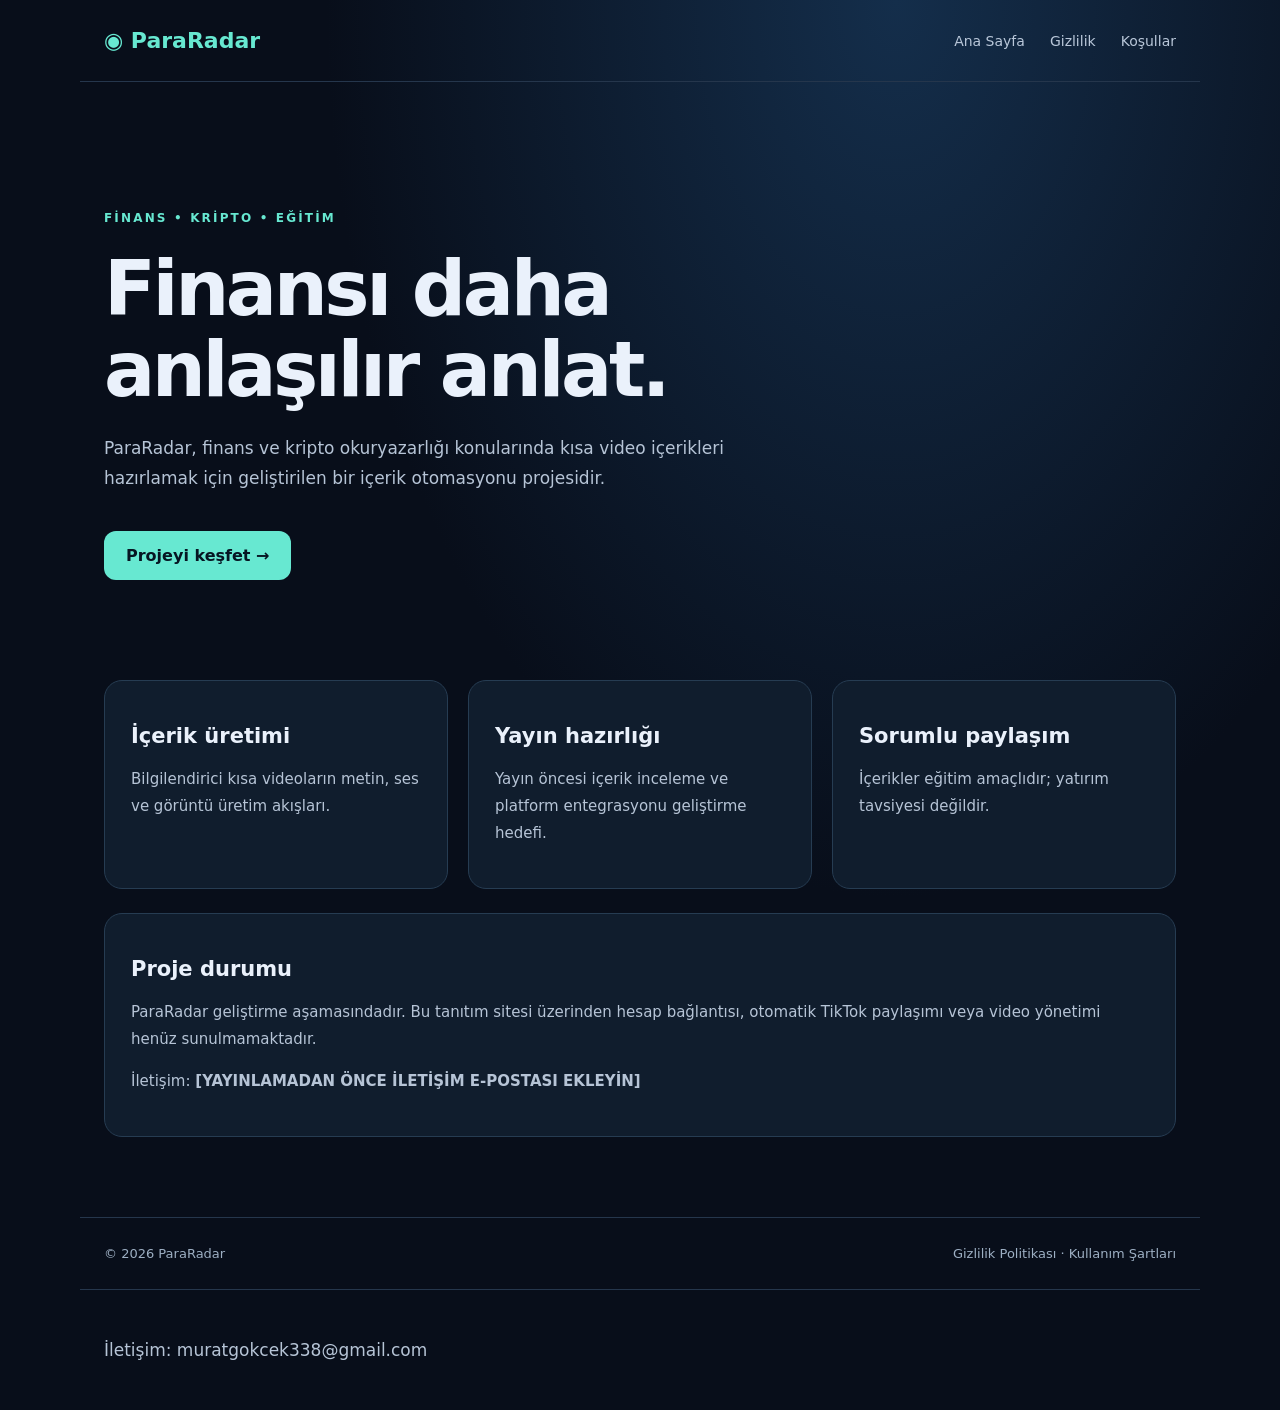
<file: pararadar-web/index.html>
<!doctype html><html lang="tr"><head><meta charset="utf-8"><meta name="viewport" content="width=device-width,initial-scale=1"><meta name="description" content="ParaRadar: finans ve kripto okuryazarlığı için video içerik üretimi projesi."><title>ParaRadar | Finans İçerik Stüdyosu</title><link rel="stylesheet" href="style.css"></head><body><header><a class="brand" href="index.html">◉ ParaRadar</a><nav><a href="index.html">Ana Sayfa</a><a href="privacy.html">Gizlilik</a><a href="terms.html">Koşullar</a></nav></header><main><section class="hero"><span class="eyebrow">FİNANS • KRİPTO • EĞİTİM</span><h1>Finansı daha anlaşılır anlat.</h1><p>ParaRadar, finans ve kripto okuryazarlığı konularında kısa video içerikleri hazırlamak için geliştirilen bir içerik otomasyonu projesidir.</p><a class="btn" href="#about">Projeyi keşfet →</a></section><section id="about" class="grid"><article><h2>İçerik üretimi</h2><p>Bilgilendirici kısa videoların metin, ses ve görüntü üretim akışları.</p></article><article><h2>Yayın hazırlığı</h2><p>Yayın öncesi içerik inceleme ve platform entegrasyonu geliştirme hedefi.</p></article><article><h2>Sorumlu paylaşım</h2><p>İçerikler eğitim amaçlıdır; yatırım tavsiyesi değildir.</p></article></section><section class="note"><h2>Proje durumu</h2><p>ParaRadar geliştirme aşamasındadır. Bu tanıtım sitesi üzerinden hesap bağlantısı, otomatik TikTok paylaşımı veya video yönetimi henüz sunulmamaktadır.</p><p>İletişim: <strong>[YAYINLAMADAN ÖNCE İLETİŞİM E-POSTASI EKLEYİN]</strong></p></section></main><footer><span>© 2026 ParaRadar</span><span><a href="privacy.html">Gizlilik Politikası</a> · <a href="terms.html">Kullanım Şartları</a></span></footer></body></html>
<footer>
  <p>İletişim: <a href="mailto:muratgokcek338@gmail.com">muratgokcek338@gmail.com</a></p>
</footer>
</file>
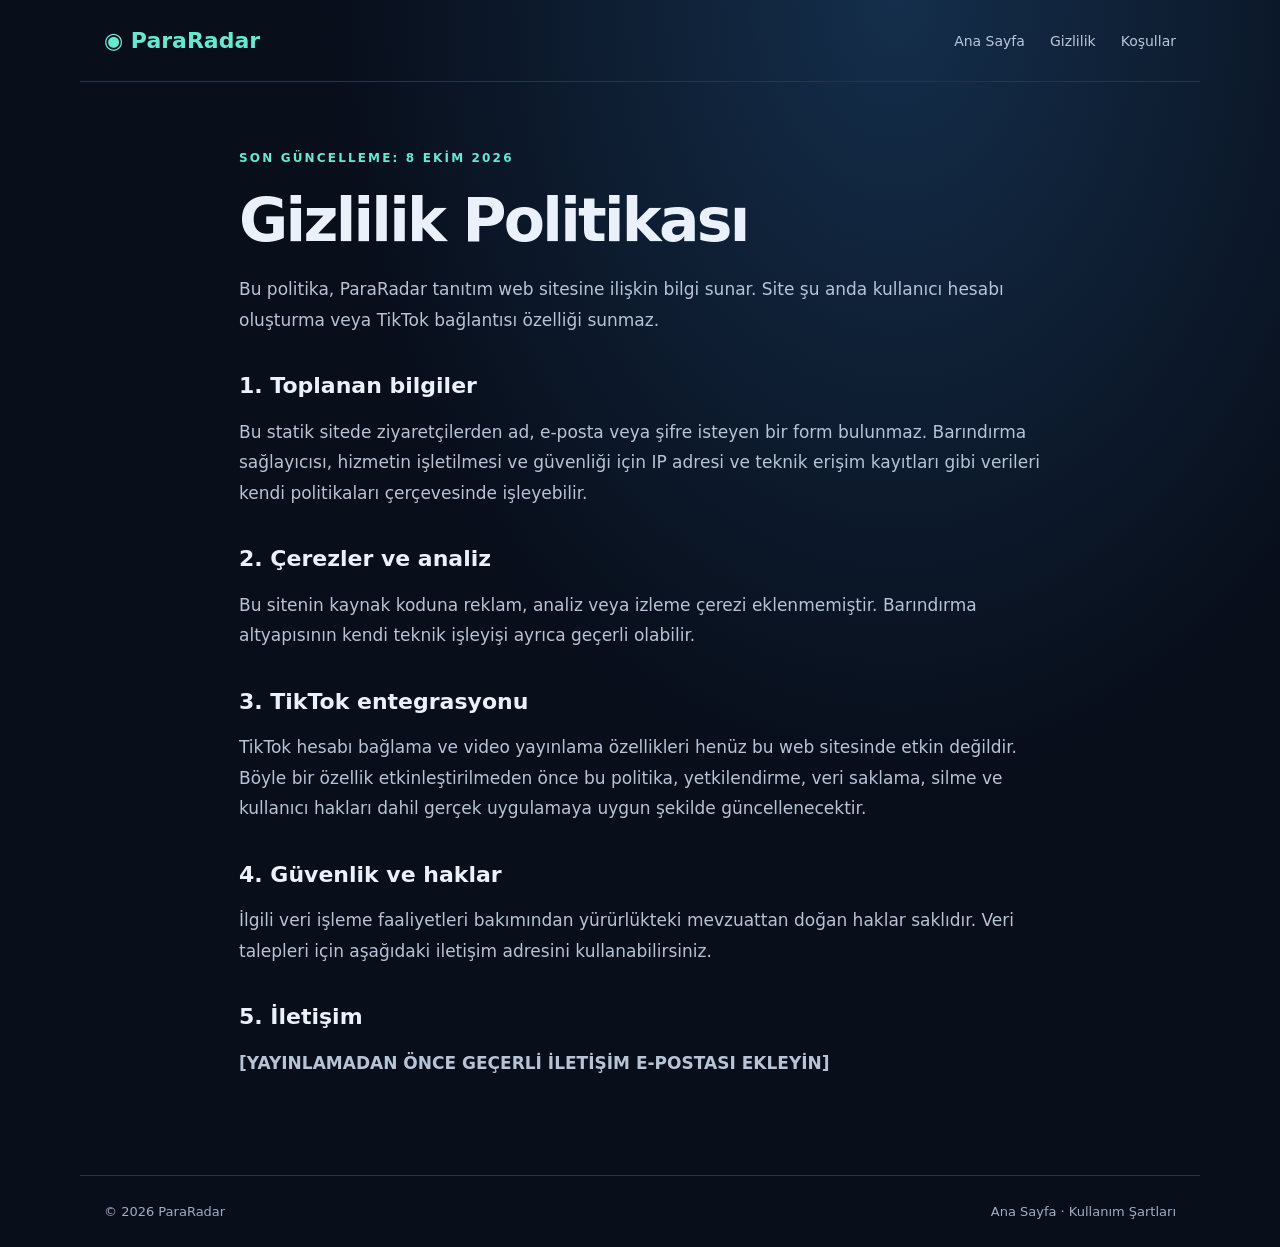
<file: pararadar-web/privacy.html>
<!doctype html><html lang="tr"><head><meta charset="utf-8"><meta name="viewport" content="width=device-width,initial-scale=1"><title>Gizlilik Politikası | ParaRadar</title><link rel="stylesheet" href="style.css"></head><body><header><a class="brand" href="index.html">◉ ParaRadar</a><nav><a href="index.html">Ana Sayfa</a><a href="privacy.html">Gizlilik</a><a href="terms.html">Koşullar</a></nav></header><main class="legal"><span class="eyebrow">SON GÜNCELLEME: 8 EKİM 2026</span><h1>Gizlilik Politikası</h1><p>Bu politika, ParaRadar tanıtım web sitesine ilişkin bilgi sunar. Site şu anda kullanıcı hesabı oluşturma veya TikTok bağlantısı özelliği sunmaz.</p><h2>1. Toplanan bilgiler</h2><p>Bu statik sitede ziyaretçilerden ad, e-posta veya şifre isteyen bir form bulunmaz. Barındırma sağlayıcısı, hizmetin işletilmesi ve güvenliği için IP adresi ve teknik erişim kayıtları gibi verileri kendi politikaları çerçevesinde işleyebilir.</p><h2>2. Çerezler ve analiz</h2><p>Bu sitenin kaynak koduna reklam, analiz veya izleme çerezi eklenmemiştir. Barındırma altyapısının kendi teknik işleyişi ayrıca geçerli olabilir.</p><h2>3. TikTok entegrasyonu</h2><p>TikTok hesabı bağlama ve video yayınlama özellikleri henüz bu web sitesinde etkin değildir. Böyle bir özellik etkinleştirilmeden önce bu politika, yetkilendirme, veri saklama, silme ve kullanıcı hakları dahil gerçek uygulamaya uygun şekilde güncellenecektir.</p><h2>4. Güvenlik ve haklar</h2><p>İlgili veri işleme faaliyetleri bakımından yürürlükteki mevzuattan doğan haklar saklıdır. Veri talepleri için aşağıdaki iletişim adresini kullanabilirsiniz.</p><h2>5. İletişim</h2><p><strong>[YAYINLAMADAN ÖNCE GEÇERLİ İLETİŞİM E-POSTASI EKLEYİN]</strong></p></main><footer><span>© 2026 ParaRadar</span><span><a href="index.html">Ana Sayfa</a> · <a href="terms.html">Kullanım Şartları</a></span></footer></body></html>
</file>
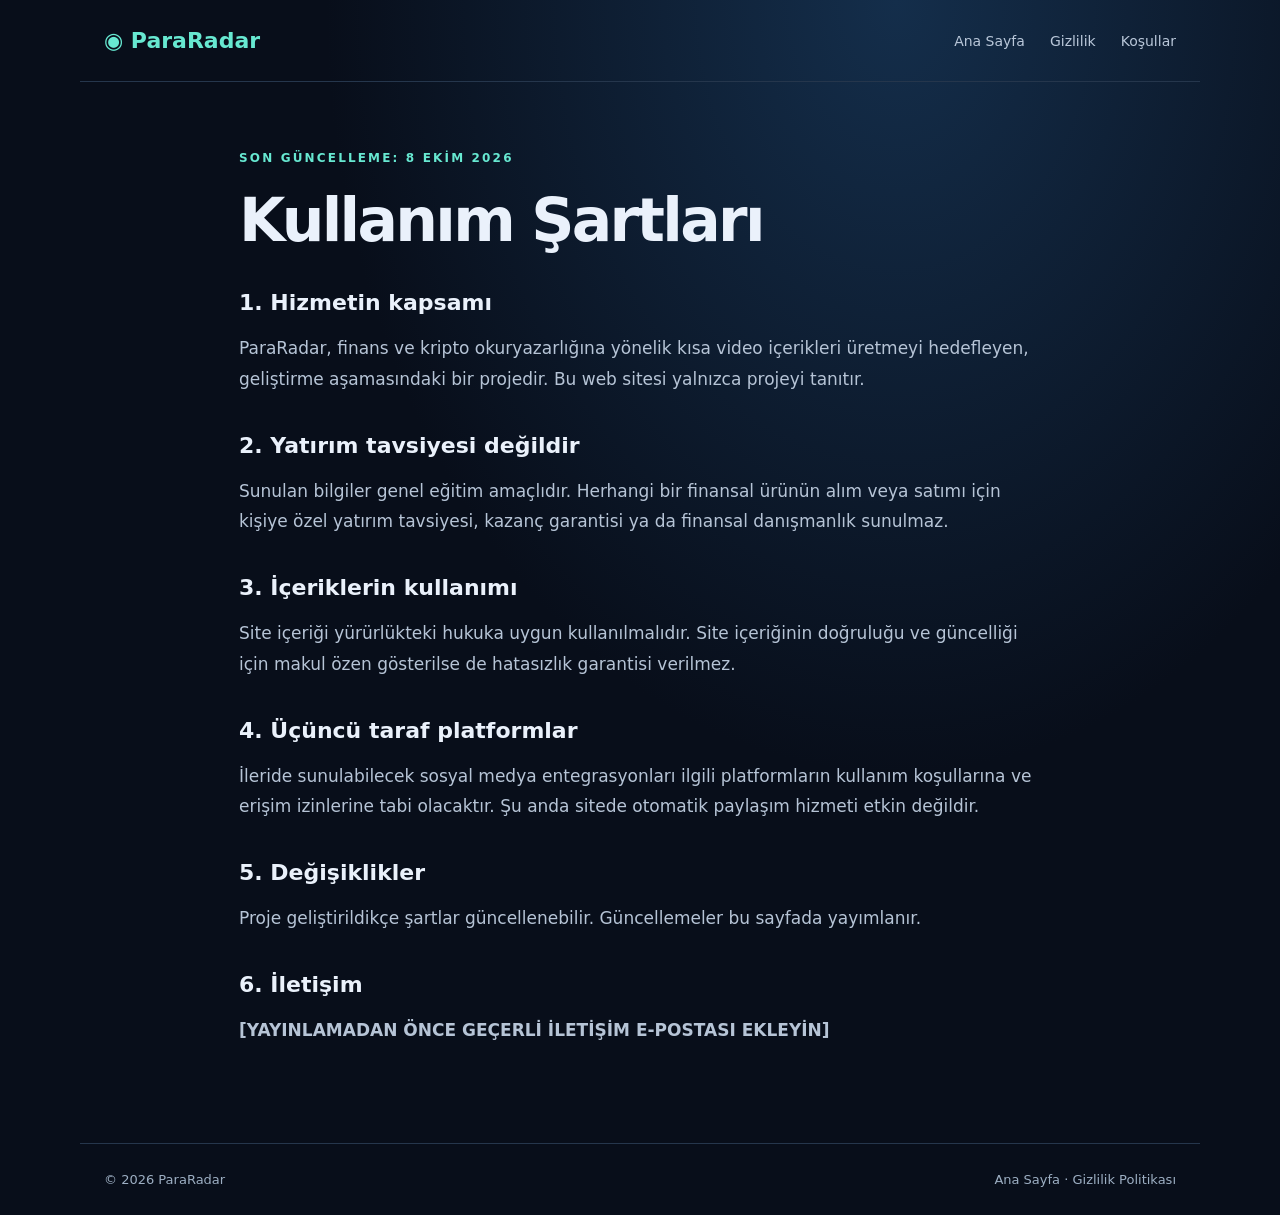
<file: pararadar-web/terms.html>
<!doctype html><html lang="tr"><head><meta charset="utf-8"><meta name="viewport" content="width=device-width,initial-scale=1"><title>Kullanım Şartları | ParaRadar</title><link rel="stylesheet" href="style.css"></head><body><header><a class="brand" href="index.html">◉ ParaRadar</a><nav><a href="index.html">Ana Sayfa</a><a href="privacy.html">Gizlilik</a><a href="terms.html">Koşullar</a></nav></header><main class="legal"><span class="eyebrow">SON GÜNCELLEME: 8 EKİM 2026</span><h1>Kullanım Şartları</h1><h2>1. Hizmetin kapsamı</h2><p>ParaRadar, finans ve kripto okuryazarlığına yönelik kısa video içerikleri üretmeyi hedefleyen, geliştirme aşamasındaki bir projedir. Bu web sitesi yalnızca projeyi tanıtır.</p><h2>2. Yatırım tavsiyesi değildir</h2><p>Sunulan bilgiler genel eğitim amaçlıdır. Herhangi bir finansal ürünün alım veya satımı için kişiye özel yatırım tavsiyesi, kazanç garantisi ya da finansal danışmanlık sunulmaz.</p><h2>3. İçeriklerin kullanımı</h2><p>Site içeriği yürürlükteki hukuka uygun kullanılmalıdır. Site içeriğinin doğruluğu ve güncelliği için makul özen gösterilse de hatasızlık garantisi verilmez.</p><h2>4. Üçüncü taraf platformlar</h2><p>İleride sunulabilecek sosyal medya entegrasyonları ilgili platformların kullanım koşullarına ve erişim izinlerine tabi olacaktır. Şu anda sitede otomatik paylaşım hizmeti etkin değildir.</p><h2>5. Değişiklikler</h2><p>Proje geliştirildikçe şartlar güncellenebilir. Güncellemeler bu sayfada yayımlanır.</p><h2>6. İletişim</h2><p><strong>[YAYINLAMADAN ÖNCE GEÇERLİ İLETİŞİM E-POSTASI EKLEYİN]</strong></p></main><footer><span>© 2026 ParaRadar</span><span><a href="index.html">Ana Sayfa</a> · <a href="privacy.html">Gizlilik Politikası</a></span></footer></body></html>
</file>
<file: pararadar-web/style.css>
:root{color-scheme:dark;font-family:Inter,system-ui,-apple-system,Segoe UI,sans-serif;background:#080e1a;color:#eaf1fb}*{box-sizing:border-box}body{margin:0;background:radial-gradient(ellipse at 70% 0%,#142e4b 0%,#080e1a 45%);min-height:100vh}a{color:inherit;text-decoration:none}header,footer{max-width:1120px;margin:auto;display:flex;align-items:center;justify-content:space-between;padding:28px 24px;gap:24px}header{border-bottom:1px solid #25364c}.brand{font-size:22px;font-weight:800;color:#67e8d1}nav{display:flex;gap:25px;color:#b9c7d9;font-size:14px}nav a:hover,footer a:hover{color:#67e8d1}main{max-width:1120px;margin:auto;padding:30px 24px 80px}.hero{padding:95px 0 100px;max-width:780px}.eyebrow{font-size:12px;letter-spacing:.18em;color:#67e8d1;font-weight:750}h1{font-size:clamp(40px,7vw,76px);line-height:1.07;letter-spacing:-.045em;margin:22px 0}p{color:#b6c4d6;line-height:1.8;font-size:17px}.hero p{max-width:680px}.btn{display:inline-block;margin-top:20px;padding:15px 22px;border-radius:12px;background:#67e8d1;color:#061522;font-weight:750}.grid{display:grid;grid-template-columns:repeat(3,1fr);gap:20px}.grid article,.note{border:1px solid #263c52;border-radius:18px;padding:26px;background:#101d2d}.grid h2,.note h2{font-size:21px}.grid p{font-size:15px}.note{margin-top:24px}.note p{font-size:15px}.legal{max-width:850px;padding-top:65px}.legal h1{font-size:clamp(38px,6vw,60px)}.legal h2{margin-top:38px;font-size:22px}footer{border-top:1px solid #25364c;color:#9dafc3;font-size:13px}@media(max-width:700px){header,footer{align-items:flex-start;flex-direction:column}nav{flex-wrap:wrap;gap:16px}.hero{padding:65px 0}.grid{grid-template-columns:1fr}}
</file>
